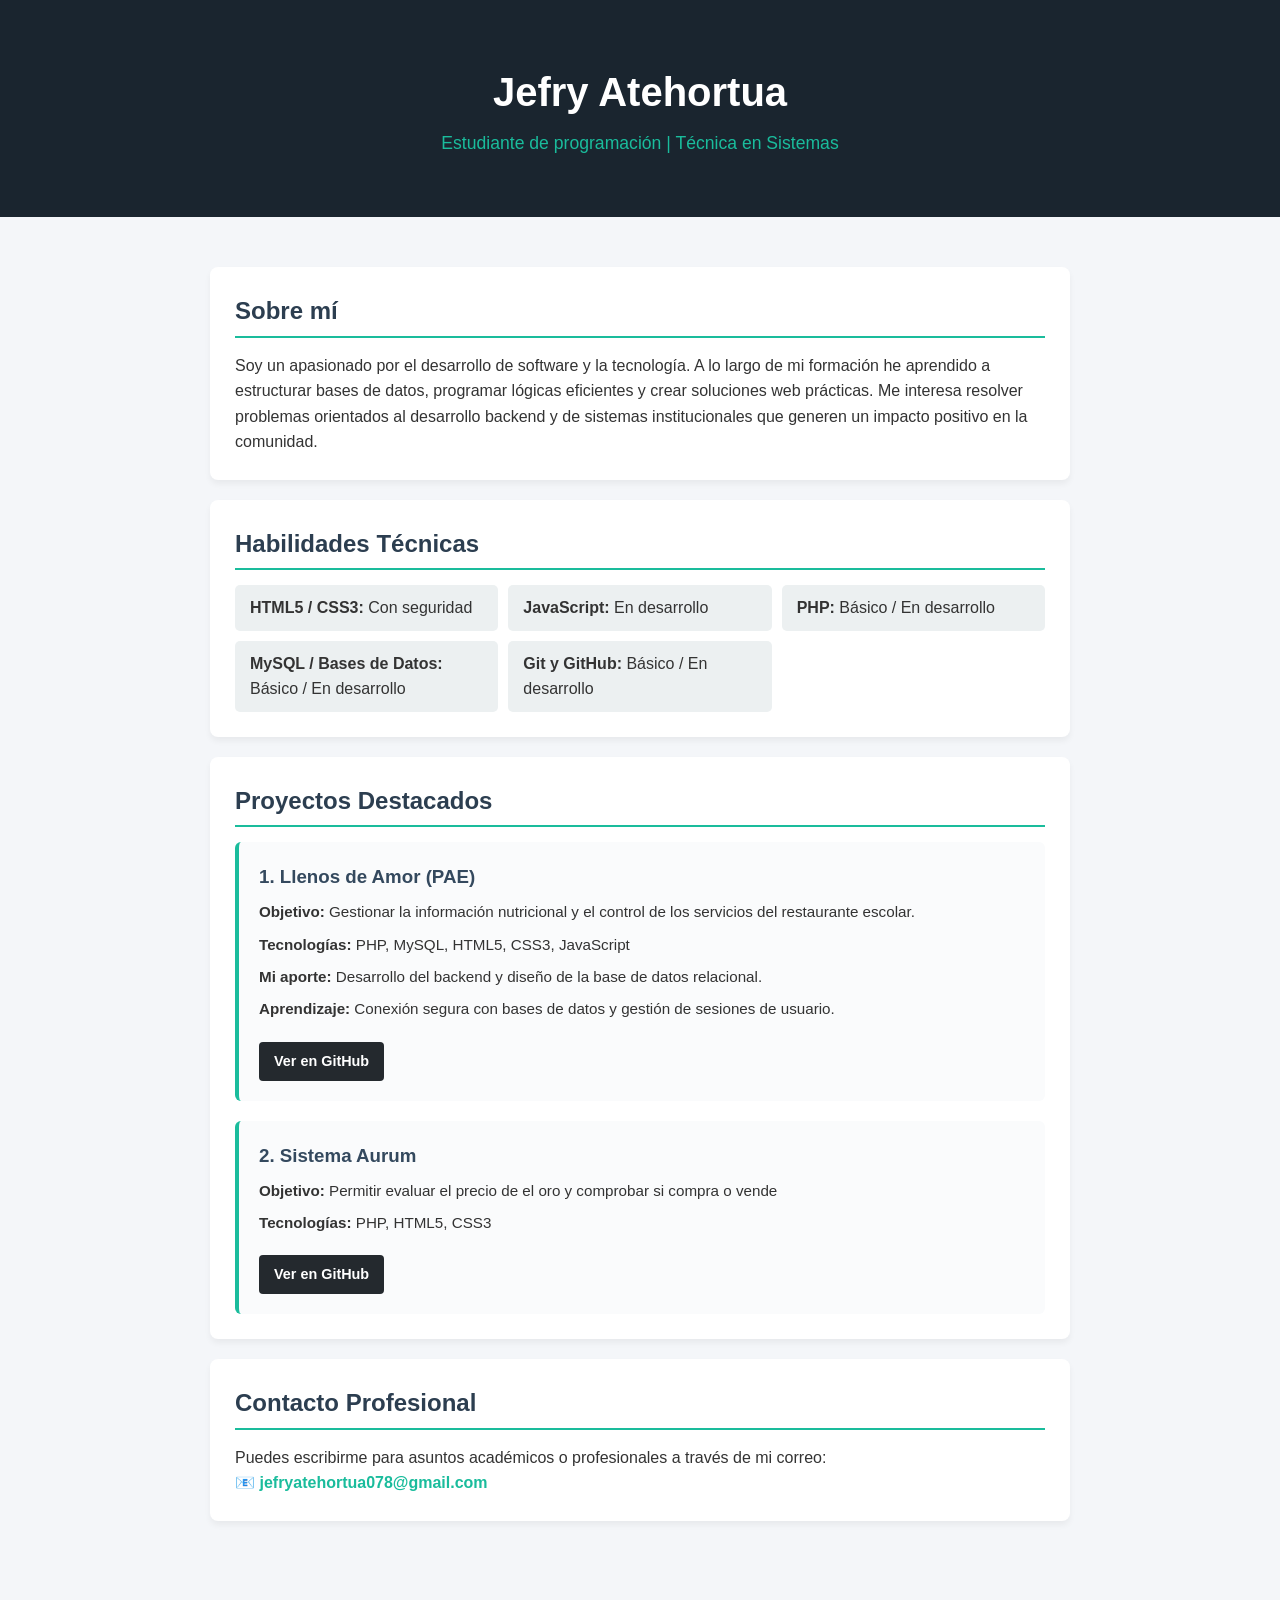
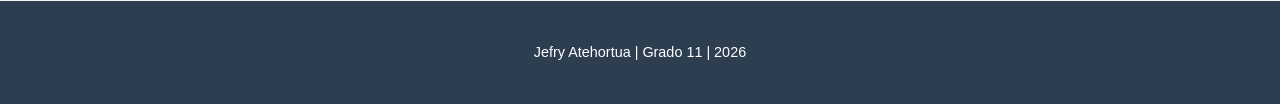
<file: index.html>
<!DOCTYPE html>
<html lang="es">
<head>
    <meta charset="UTF-8">
    <meta name="viewport" content="width=device-width, initial-scale=1.0">
    <title>Portafolio | Jefry Atehortua</title>
    <link rel="stylesheet" href="style.css">
</head>
<body>

    <!-- Encabezado -->
    <header>
        <div class="container">
            <h1>Jefry Atehortua</h1>
            <p class="subtitle">Estudiante de programación | Técnica en Sistemas</p>
        </div>
    </header>

    <main class="container">
        <!-- Sobre mí -->
        <section class="card">
            <h2>Sobre mí</h2>
            <p>Soy un apasionado por el desarrollo de software y la tecnología. A lo largo de mi formación he aprendido a estructurar bases de datos, programar lógicas eficientes y crear soluciones web prácticas. Me interesa resolver problemas orientados al desarrollo backend y de sistemas institucionales que generen un impacto positivo en la comunidad.</p>
        </section>

        <!-- Habilidades -->
        <section class="card">
            <h2>Habilidades Técnicas</h2>
            <ul class="skills-list">
                <li><strong>HTML5 / CSS3:</strong> Con seguridad</li>
                <li><strong>JavaScript:</strong> En desarrollo</li>
                <li><strong>PHP:</strong> Básico / En desarrollo</li>
                <li><strong>MySQL / Bases de Datos:</strong> Básico / En desarrollo</li>
                <li><strong>Git y GitHub:</strong> Básico / En desarrollo</li>
            </ul>
        </section>

        <!-- Proyectos -->
        <section class="card">
            <h2>Proyectos Destacados</h2>
            
            <div class="project-grid">
                <!-- Proyecto 1 -->
                <div class="project-item">
                   
                    <h3>1. Llenos de Amor (PAE)</h3>
                    <p><strong>Objetivo:</strong> Gestionar la información nutricional y el control de los servicios del restaurante escolar.</p>
                    <p><strong>Tecnologías:</strong> PHP, MySQL, HTML5, CSS3, JavaScript</p>
                    <p><strong>Mi aporte:</strong> Desarrollo del backend y diseño de la base de datos relacional.</p>
                    <p><strong>Aprendizaje:</strong> Conexión segura con bases de datos y gestión de sesiones de usuario.</p>
                    <a href="https://github.com/jefryatehortua078-coder" target="_blank" class="btn-github">Ver en GitHub</a>
                </div>

                <!-- Proyecto 2 -->
                <div class="project-item">
                    
                    <h3>2. Sistema Aurum</h3>
                    <p><strong>Objetivo:</strong> Permitir evaluar el precio de el oro y comprobar si compra o vende</p>
                    <p><strong>Tecnologías:</strong> PHP, HTML5, CSS3</p>
                    <a href="https://github.com/jefryatehortua078-coder" target="_blank" class="btn-github">Ver en GitHub</a>
                </div>

            </div>
        </section>

        <!-- Contacto profesional -->
        <section class="card">
            <h2>Contacto Profesional</h2>
            <p>Puedes escribirme para asuntos académicos o profesionales a través de mi correo:</p>
            <p class="email">📧 <a href="mailto:jefryatehortua078@gmail.com">jefryatehortua078@gmail.com</a></p>
        </section>
    </main>

    <!-- Pie de página -->
    <footer>
        <div class="container">
            <p>Jefry Atehortua | Grado 11 | 2026</p>
        </div>
    </footer>

</body>
</html>
</file>
<file: style.css>
* {
    margin: 0;
    padding: 0;
    box-sizing: border-box;
}

body {
    font-family: 'Segoe UI', Tahoma, Geneva, Verdana, sans-serif;
    background-color: #f4f6f9;
    color: #333;
    line-height: 1.6;
}

.container {
    max-width: 900px;
    margin: 0 auto;
    padding: 20px;
}

header {
    background: #1a252f;
    color: #fff;
    padding: 40px 0;
    text-align: center;
    margin-bottom: 30px;
}

header h1 {
    font-size: 2.5rem;
    margin-bottom: 5px;
}

.subtitle {
    font-size: 1.1rem;
    color: #1abc9c;
}

.card {
    background: #ffffff;
    padding: 25px;
    margin-bottom: 20px;
    border-radius: 8px;
    box-shadow: 0 4px 6px rgba(0, 0, 0, 0.05);
}

.card h2 {
    margin-bottom: 15px;
    color: #2c3e50;
    border-bottom: 2px solid #1abc9c;
    padding-bottom: 5px;
}

.skills-list {
    list-style-type: none;
    display: grid;
    grid-template-columns: repeat(auto-fit, minmax(250px, 1fr));
    gap: 10px;
}

.skills-list li {
    background: #ecf0f1;
    padding: 10px 15px;
    border-radius: 5px;
}

.project-grid {
    display: grid;
    gap: 20px;
}

.project-item {
    background: #fafbfc;
    border-left: 4px solid #1abc9c;
    padding: 20px;
    border-radius: 6px;
}

/* Estilos para las imágenes de los proyectos */
.project-img {
    width: 100%;
    max-height: 200px;
    object-fit: cover;
    border-radius: 4px;
    margin-bottom: 15px;
    border: 1px solid #ddd;
}

.project-item h3 {
    margin-bottom: 8px;
    color: #34495e;
}

.project-item p {
    margin-bottom: 8px;
    font-size: 0.95rem;
}

/* Estilo para el botón de GitHub */
.btn-github {
    display: inline-block;
    margin-top: 12px;
    background-color: #24292e;
    color: #ffffff;
    padding: 8px 15px;
    border-radius: 4px;
    text-decoration: none;
    font-size: 0.9rem;
    font-weight: bold;
    transition: background 0.3s ease;
}

.btn-github:hover {
    background-color: #1abc9c;
}

.email a {
    color: #1abc9c;
    text-decoration: none;
    font-weight: bold;
}

footer {
    text-align: center;
    padding: 20px;
    background: #2c3e50;
    color: white;
    margin-top: 40px;
    font-size: 0.9rem;
}
</file>
